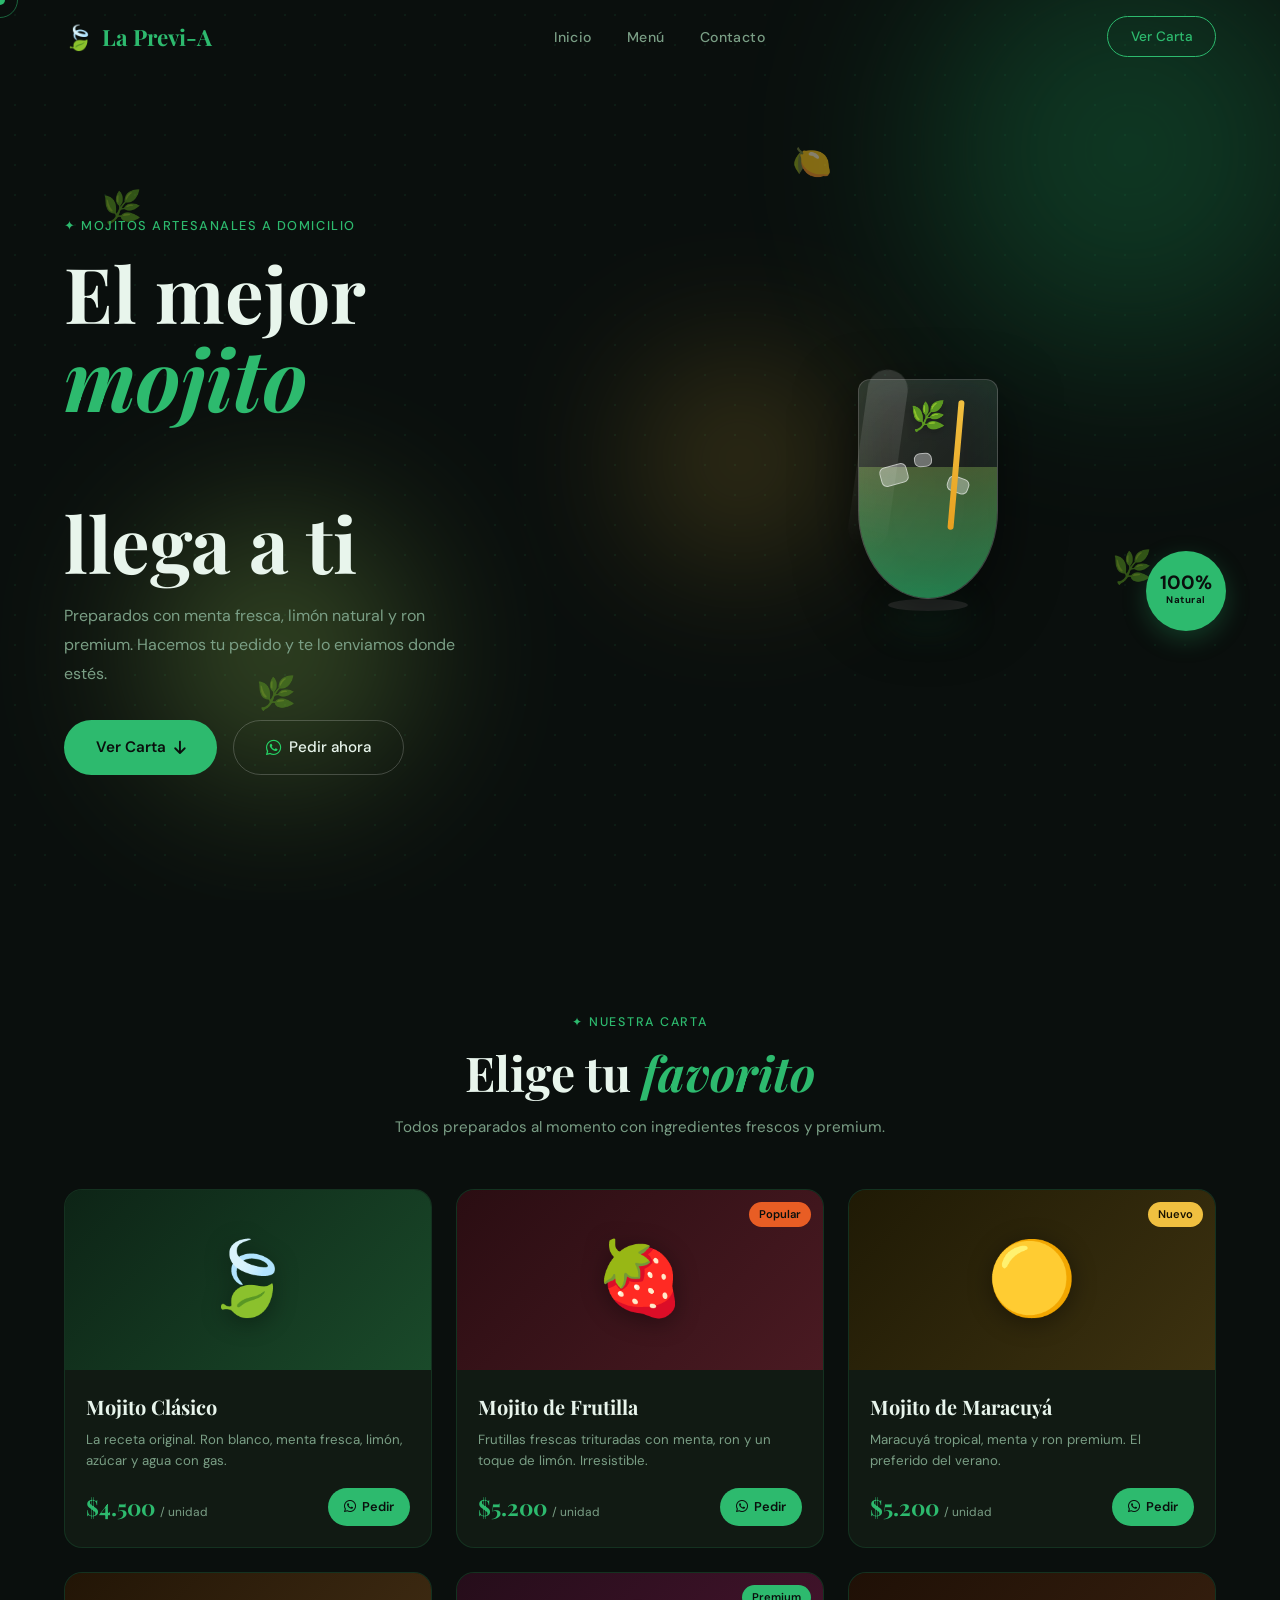
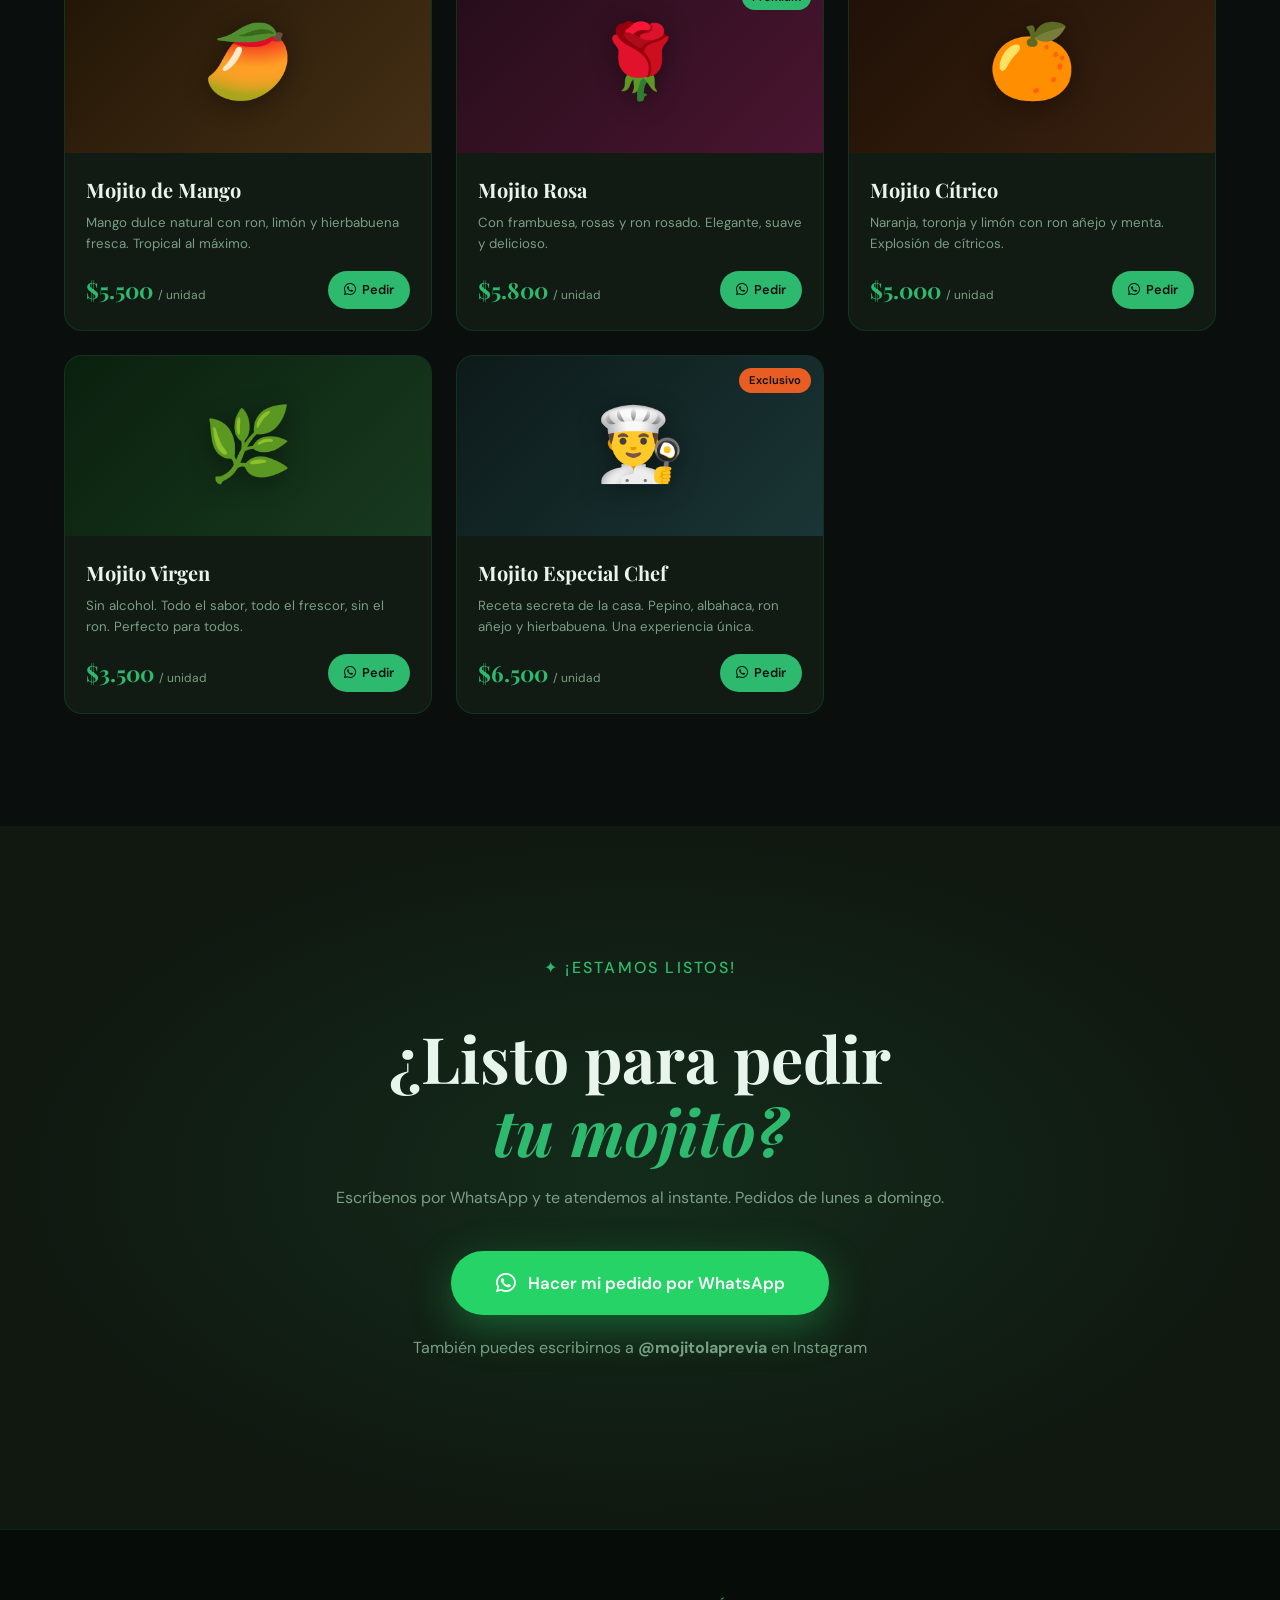
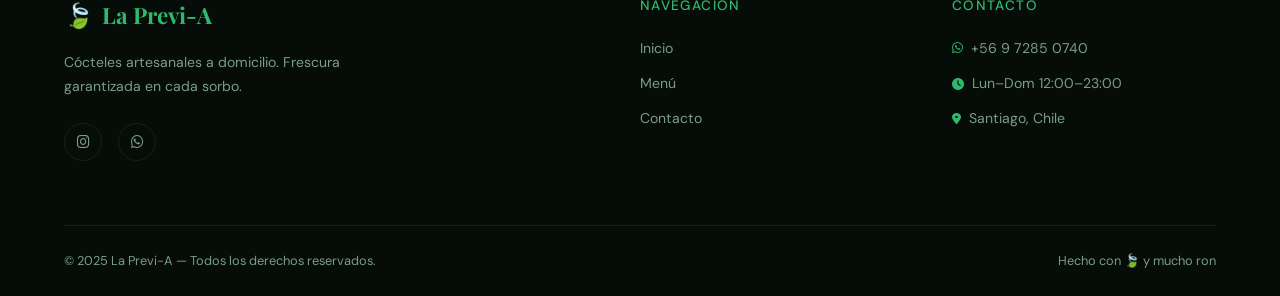
<file: index.html>
<!DOCTYPE html>
<html lang="es">
<head>
  <meta charset="UTF-8" />
  <meta name="viewport" content="width=device-width, initial-scale=1.0" />
  <title>La Previ-A —  mojitos Artesanales</title>
  <link rel="stylesheet" href="estilo.css" />
  <link href="https://fonts.googleapis.com/css2?family=Playfair+Display:ital,wght@0,400;0,700;1,400&family=DM+Sans:wght@300;400;500&display=swap" rel="stylesheet" />
  <link rel="stylesheet" href="https://cdnjs.cloudflare.com/ajax/libs/font-awesome/6.5.0/css/all.min.css" />
</head>
<body>

  <!-- Cursor personalizado -->
  <div class="cursor" id="cursor"></div>
  <div class="cursor-follower" id="cursor-follower"></div>

  <!-- NAV -->
  <nav class="navbar" id="navbar">
    <div class="nav-logo">
      <span class="logo-icon">🍃</span>
      <span class="logo-text">La Previ-A</span>
    </div>
    <ul class="nav-links">
      <li><a href="#inicio">Inicio</a></li>
      <li><a href="#catalogo">Menú</a></li>
      <li><a href="#contacto">Contacto</a></li>
    </ul>
    <a class="nav-cta" href="#catalogo">Ver Carta</a>
    <button class="hamburger" id="hamburger">
      <span></span><span></span><span></span>
    </button>
  </nav>

  <!-- MOBILE MENU -->
  <div class="mobile-menu" id="mobile-menu">
    <ul>
      <li><a href="#inicio" onclick="closeMobile()">Inicio</a></li>
      <li><a href="#catalogo" onclick="closeMobile()">Menú</a></li>
      <li><a href="#contacto" onclick="closeMobile()">Contacto</a></li>
    </ul>
  </div>

  <!-- HERO -->
  <section class="hero" id="inicio">
    <div class="hero-bg">
      <div class="hero-circles">
        <div class="circle c1"></div>
        <div class="circle c2"></div>
        <div class="circle c3"></div>
      </div>
      <div class="floating-leaves">
        <span class="leaf l1">🌿</span>
        <span class="leaf l2">🌿</span>
        <span class="leaf l3">🍋</span>
        <span class="leaf l4">🌿</span>
      </div>
    </div>
    <div class="hero-content">
      <p class="hero-tag fade-up">✦ mojitos artesanales a domicilio</p>
      <h1 class="hero-title fade-up">El mejor<br /><em>mojito</em><br />llega a ti</h1>
      <p class="hero-desc fade-up">Preparados con menta fresca, limón natural y ron premium. Hacemos tu pedido y te lo enviamos donde estés.</p>
      <div class="hero-btns fade-up">
        <a href="#catalogo" class="btn-primary">Ver Carta <i class="fa-solid fa-arrow-down"></i></a>
        <a href="https://wa.me/56972850740?text=Hola!%20quiero%20hacer%20un%20pedido%20de%20mojitos%20🍃" target="_blank" class="btn-wsp">
          <i class="fa-brands fa-whatsapp"></i> Pedir ahora
        </a>
      </div>
    </div>
    <div class="hero-visual fade-up">
      <div class="glass-mockup">
        <div class="glass-body">
          <div class="liquid"></div>
          <div class="ice i1"></div>
          <div class="ice i2"></div>
          <div class="ice i3"></div>
          <div class="straw"></div>
          <div class="mint">🌿</div>
        </div>
        <div class="glass-shine"></div>
        <div class="glass-base"></div>
      </div>
      <div class="hero-badge">
        <span class="badge-num">100%</span>
        <span class="badge-txt">Natural</span>
      </div>
    </div>
  </section>

  <!-- CATALOGO -->
  <section class="catalogo" id="catalogo">
    <div class="section-header">
      <p class="section-tag">✦ Nuestra Carta</p>
      <h2 class="section-title">Elige tu <em>favorito</em></h2>
      <p class="section-sub">Todos preparados al momento con ingredientes frescos y premium.</p>
    </div>

    <div class="cards-grid" id="cards-grid">
      <!-- Cards generadas por JS -->
    </div>
  </section>

  <!-- CTA WASA -->
  <section class="cta-wsp" id="contacto">
    <div class="cta-bg"></div>
    <div class="cta-content">
      <p class="section-tag light">✦ ¡Estamos listos!</p>
      <h2>¿Listo para pedir<br /><em>tu mojito?</em></h2>
      <p>Escríbenos por WhatsApp y te atendemos al instante. Pedidos de lunes a domingo.</p>
      <a href="https://wa.me/56972850740?text=Hola!%20quiero%20hacer%20un%20pedido%20de%20mojitos%20🍃" target="_blank" class="btn-wsp-big">
        <i class="fa-brands fa-whatsapp"></i>
        Hacer mi pedido por WhatsApp
        <span class="pulse-ring"></span>
      </a>
      <p class="cta-note">También puedes escribirnos a <strong>@mojitolaprevia</strong> en Instagram</p>
    </div>
  </section>

  <!-- FOOTER -->
  <footer class="footer">
    <div class="footer-top">
      <div class="footer-brand">
        <div class="nav-logo"><span class="logo-icon">🍃</span><span class="logo-text">La Previ-A</span></div>
        <p>Cócteles artesanales a domicilio. Frescura garantizada en cada sorbo.</p>
        <div class="socials">
          <a href="https://www.instagram.com/mojitolaprevia" target="_blank"><i class="fa-brands fa-instagram"></i></a>
          <a href="https://wa.me/56972850740" target="_blank"><i class="fa-brands fa-whatsapp"></i></a>
        </div>
      </div>
      <div class="footer-links">
        <h4>Navegación</h4>
        <ul>
          <li><a href="#inicio">Inicio</a></li>
          <li><a href="#catalogo">Menú</a></li>
          <li><a href="#contacto">Contacto</a></li>
        </ul>
      </div>
      <div class="footer-links">
        <h4>Contacto</h4>
        <ul>
          <li><i class="fa-brands fa-whatsapp"></i> +56 9 7285 0740</li>
          <li><i class="fa-solid fa-clock"></i> Lun–Dom 12:00–23:00</li>
          <li><i class="fa-solid fa-location-dot"></i> Santiago, Chile</li>
        </ul>
      </div>
    </div>
    <div class="footer-bottom">
      <p>© 2025 La Previ-A — Todos los derechos reservados.</p>
      <p>Hecho con 🍃 y mucho ron</p>
    </div>
  </footer>

  <script src="script.js"></script>
</body>
</html>
</file>
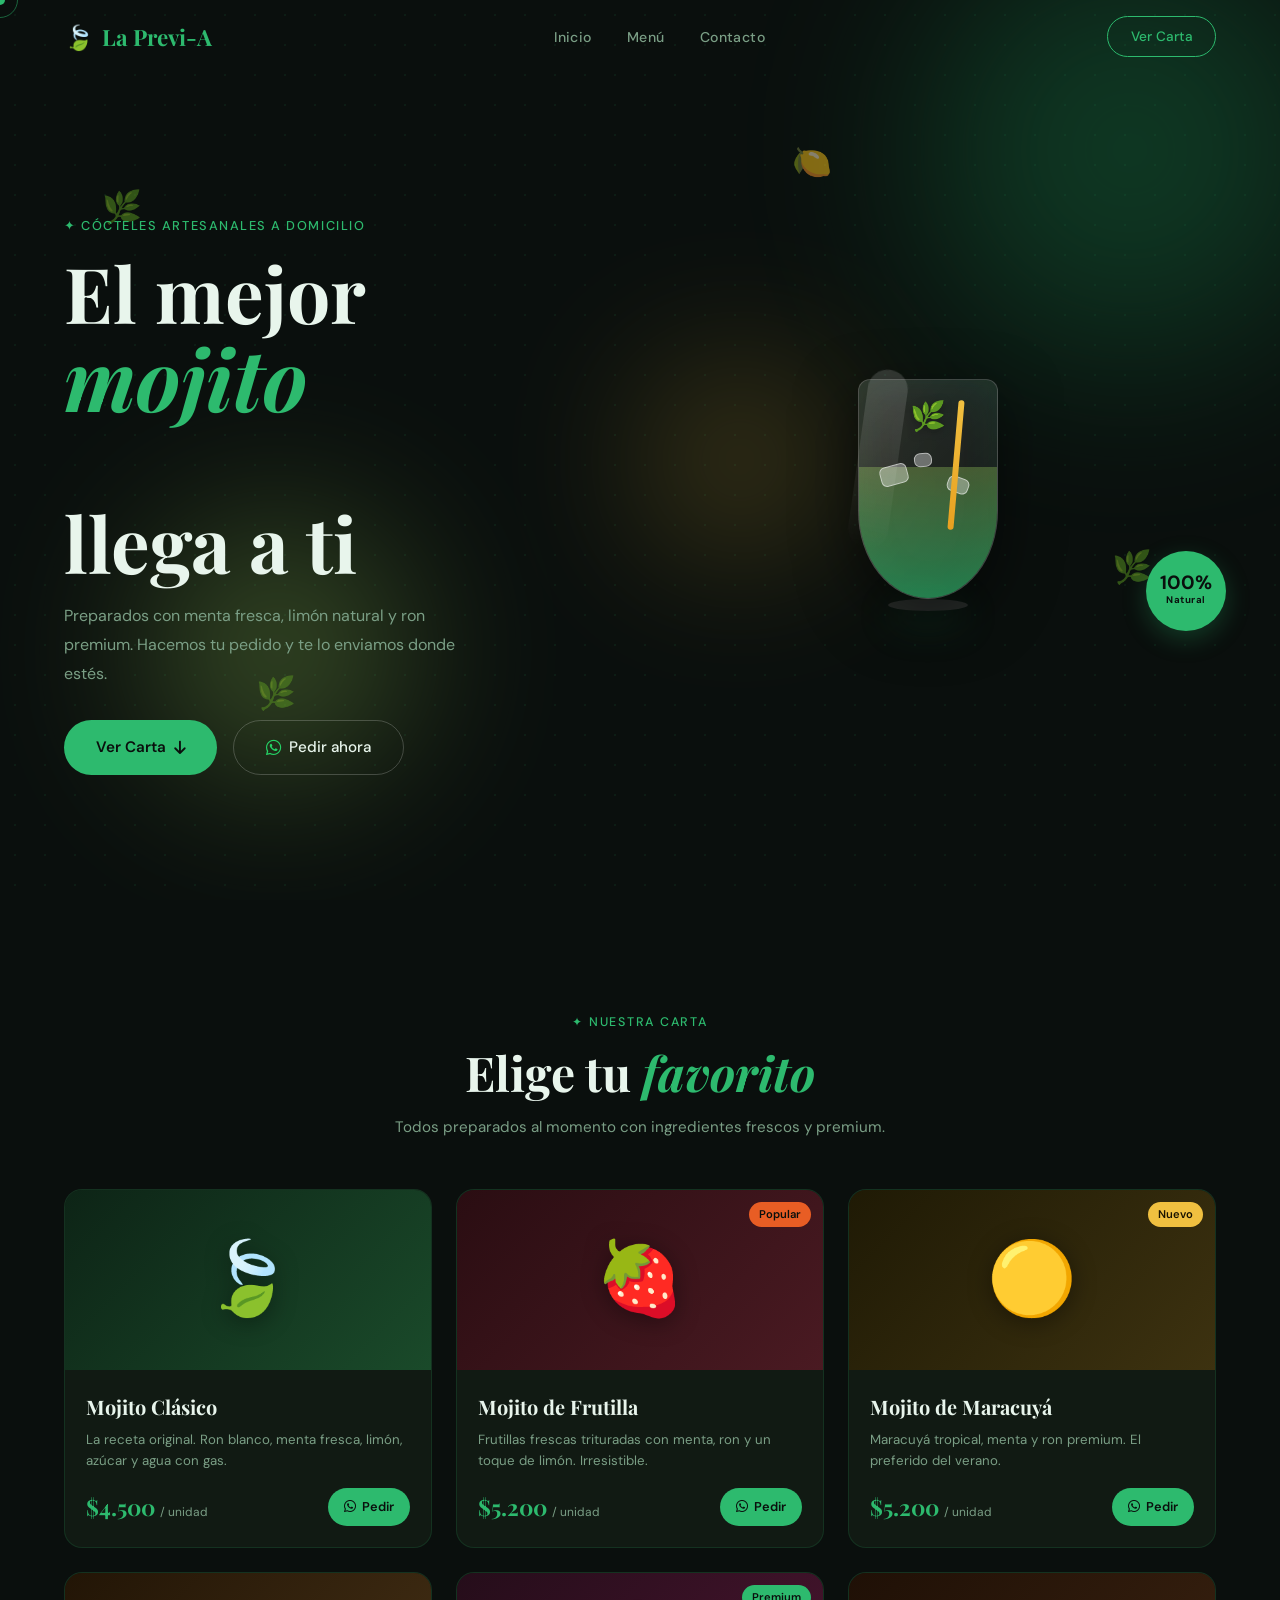
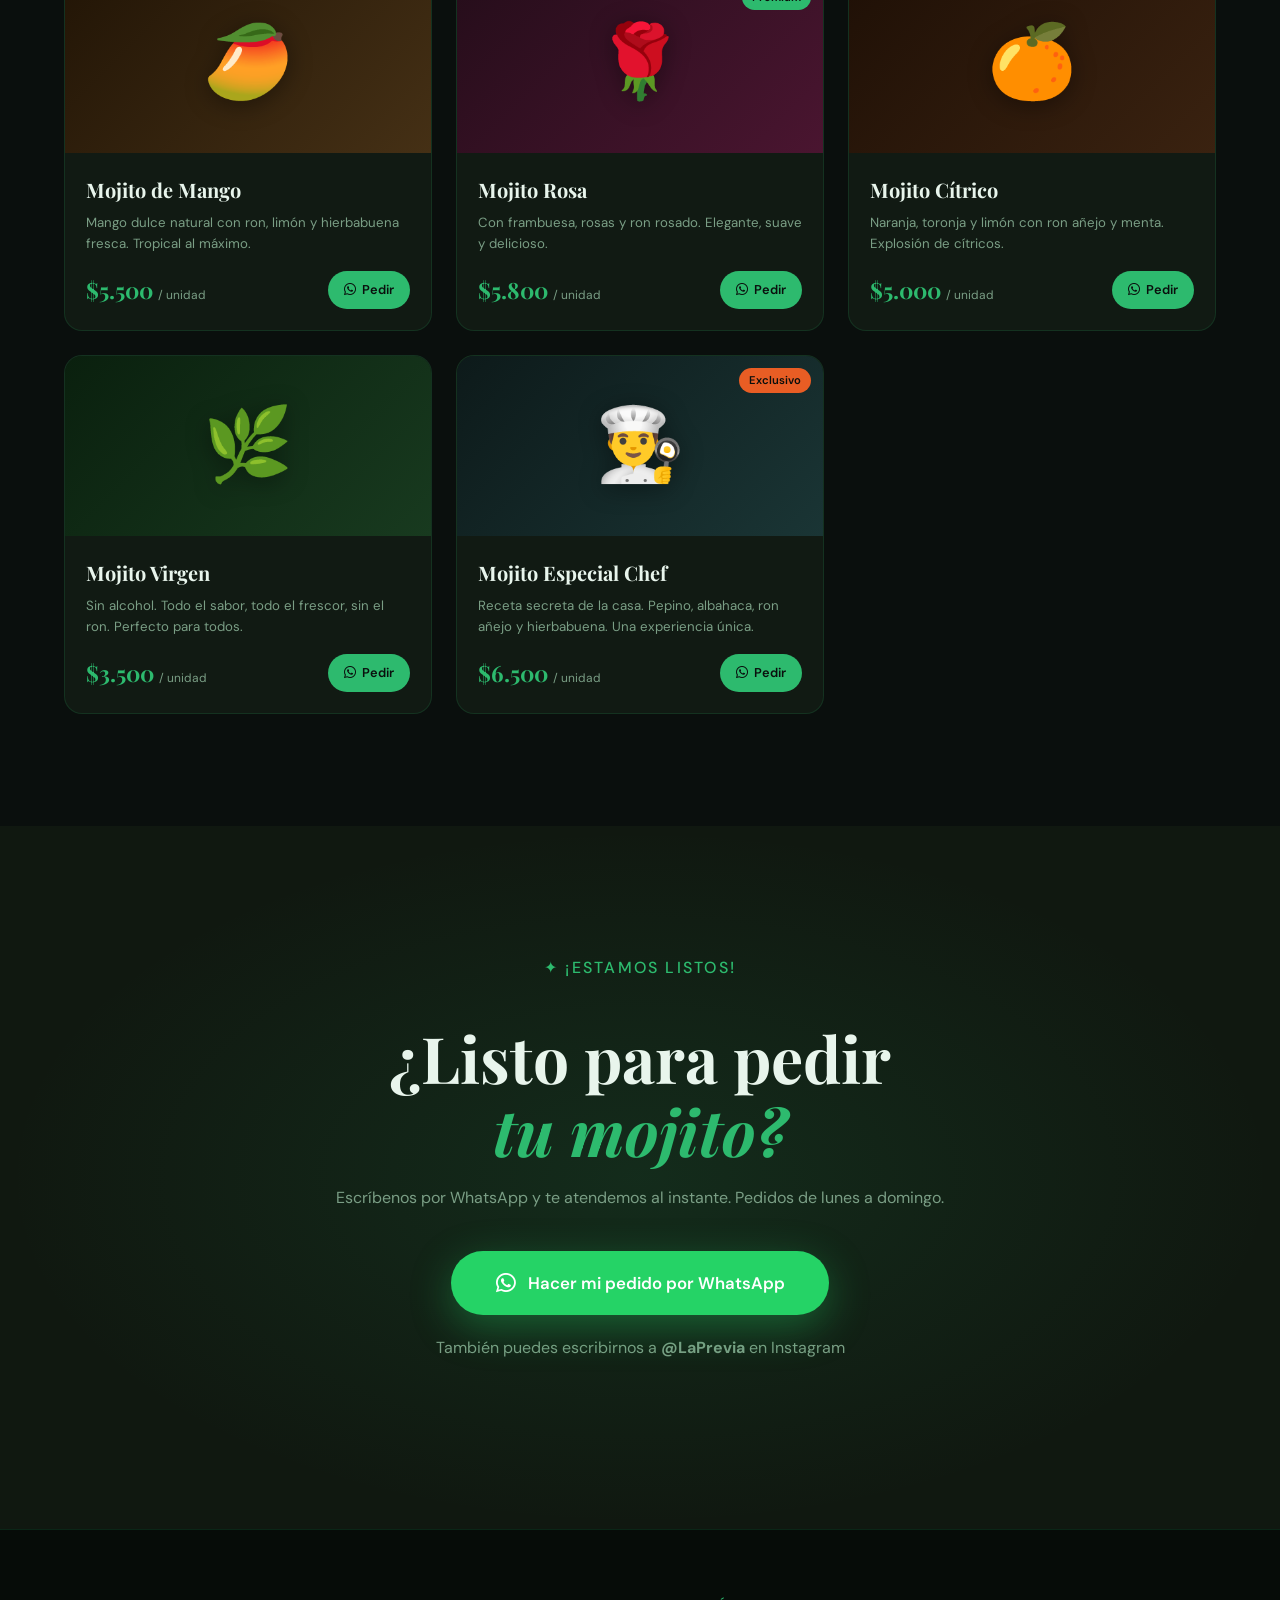
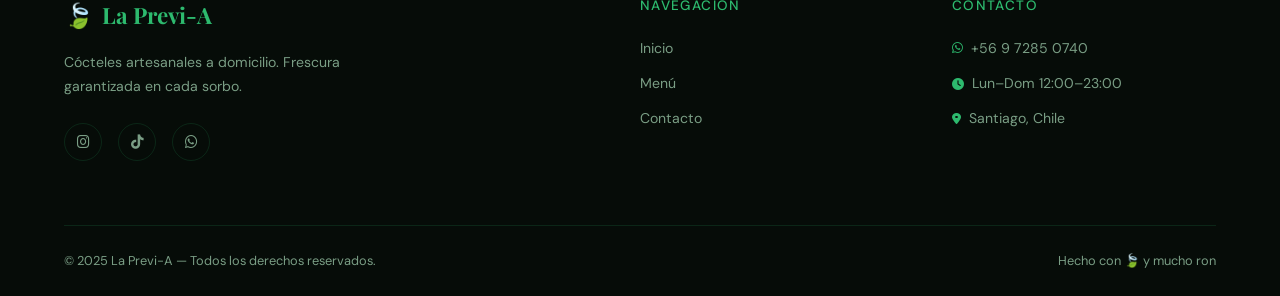
<file: inicio.html>
<!DOCTYPE html>
<html lang="es">
<head>
  <meta charset="UTF-8" />
  <meta name="viewport" content="width=device-width, initial-scale=1.0" />
  <title>La Previ-A — Cócteles Artesanales</title>
  <link rel="stylesheet" href="estilo.css" />
  <link href="https://fonts.googleapis.com/css2?family=Playfair+Display:ital,wght@0,400;0,700;1,400&family=DM+Sans:wght@300;400;500&display=swap" rel="stylesheet" />
  <link rel="stylesheet" href="https://cdnjs.cloudflare.com/ajax/libs/font-awesome/6.5.0/css/all.min.css" />
</head>
<body>

  <!-- Cursor personalizado -->
  <div class="cursor" id="cursor"></div>
  <div class="cursor-follower" id="cursor-follower"></div>

  <!-- NAV -->
  <nav class="navbar" id="navbar">
    <div class="nav-logo">
      <span class="logo-icon">🍃</span>
      <span class="logo-text">La Previ-A</span>
    </div>
    <ul class="nav-links">
      <li><a href="#inicio">Inicio</a></li>
      <li><a href="#catalogo">Menú</a></li>
      <li><a href="#contacto">Contacto</a></li>
    </ul>
    <a class="nav-cta" href="#catalogo">Ver Carta</a>
    <button class="hamburger" id="hamburger">
      <span></span><span></span><span></span>
    </button>
  </nav>

  <!-- MOBILE MENU -->
  <div class="mobile-menu" id="mobile-menu">
    <ul>
      <li><a href="#inicio" onclick="closeMobile()">Inicio</a></li>
      <li><a href="#catalogo" onclick="closeMobile()">Menú</a></li>
      <li><a href="#contacto" onclick="closeMobile()">Contacto</a></li>
    </ul>
  </div>

  <!-- HERO -->
  <section class="hero" id="inicio">
    <div class="hero-bg">
      <div class="hero-circles">
        <div class="circle c1"></div>
        <div class="circle c2"></div>
        <div class="circle c3"></div>
      </div>
      <div class="floating-leaves">
        <span class="leaf l1">🌿</span>
        <span class="leaf l2">🌿</span>
        <span class="leaf l3">🍋</span>
        <span class="leaf l4">🌿</span>
      </div>
    </div>
    <div class="hero-content">
      <p class="hero-tag fade-up">✦ Cócteles artesanales a domicilio</p>
      <h1 class="hero-title fade-up">El mejor<br /><em>mojito</em><br />llega a ti</h1>
      <p class="hero-desc fade-up">Preparados con menta fresca, limón natural y ron premium. Hacemos tu pedido y te lo enviamos donde estés.</p>
      <div class="hero-btns fade-up">
        <a href="#catalogo" class="btn-primary">Ver Carta <i class="fa-solid fa-arrow-down"></i></a>
        <a href="https://wa.me/56972850740?text=Hola!%20quiero%20hacer%20un%20pedido%20de%20mojitos%20🍃" target="_blank" class="btn-wsp">
          <i class="fa-brands fa-whatsapp"></i> Pedir ahora
        </a>
      </div>
    </div>
    <div class="hero-visual fade-up">
      <div class="glass-mockup">
        <div class="glass-body">
          <div class="liquid"></div>
          <div class="ice i1"></div>
          <div class="ice i2"></div>
          <div class="ice i3"></div>
          <div class="straw"></div>
          <div class="mint">🌿</div>
        </div>
        <div class="glass-shine"></div>
        <div class="glass-base"></div>
      </div>
      <div class="hero-badge">
        <span class="badge-num">100%</span>
        <span class="badge-txt">Natural</span>
      </div>
    </div>
  </section>



  <!-- CATALOGO -->
  <section class="catalogo" id="catalogo">
    <div class="section-header">
      <p class="section-tag">✦ Nuestra Carta</p>
      <h2 class="section-title">Elige tu <em>favorito</em></h2>
      <p class="section-sub">Todos preparados al momento con ingredientes frescos y premium.</p>
    </div>

    <!-- FILTROS -->


    <div class="cards-grid" id="cards-grid">
      <!-- Cards generadas por JS -->
    </div>
  </section>




  <!-- CTA WASA -->
  <section class="cta-wsp" id="contacto">
    <div class="cta-bg"></div>
    <div class="cta-content">
      <p class="section-tag light">✦ ¡Estamos listos!</p>
      <h2>¿Listo para pedir<br /><em>tu mojito?</em></h2>
      <p>Escríbenos por WhatsApp y te atendemos al instante. Pedidos de lunes a domingo.</p>
      <a href="https://wa.me/56972850740?text=Hola!%20quiero%20hacer%20un%20pedido%20de%20mojitos%20🍃" target="_blank" class="btn-wsp-big">
        <i class="fa-brands fa-whatsapp"></i>
        Hacer mi pedido por WhatsApp
        <span class="pulse-ring"></span>
      </a>
      <p class="cta-note">También puedes escribirnos a <strong>@LaPrevia</strong> en Instagram</p>
    </div>
  </section>

  <!-- FOOTER -->
  <footer class="footer">
    <div class="footer-top">
      <div class="footer-brand">
        <div class="nav-logo"><span class="logo-icon">🍃</span><span class="logo-text">La Previ-A</span></div>
        <p>Cócteles artesanales a domicilio. Frescura garantizada en cada sorbo.</p>
        <div class="socials">
          <a href="#"><i class="fa-brands fa-instagram"></i></a>
          <a href="#"><i class="fa-brands fa-tiktok"></i></a>
          <a href="https://wa.me/56972850740" target="_blank"><i class="fa-brands fa-whatsapp"></i></a>
        </div>
      </div>
      <div class="footer-links">
        <h4>Navegación</h4>
        <ul>
          <li><a href="#inicio">Inicio</a></li>
          <li><a href="#catalogo">Menú</a></li>
          <li><a href="#contacto">Contacto</a></li>
        </ul>
      </div>
      <div class="footer-links">
        <h4>Contacto</h4>
        <ul>
          <li><i class="fa-brands fa-whatsapp"></i> +56 9 7285 0740</li>
          <li><i class="fa-solid fa-clock"></i> Lun–Dom 12:00–23:00</li>
          <li><i class="fa-solid fa-location-dot"></i> Santiago, Chile</li>
        </ul>
      </div>
    </div>
    <div class="footer-bottom">
      <p>© 2025 La Previ-A — Todos los derechos reservados.</p>
      <p>Hecho con 🍃 y mucho ron</p>
    </div>
  </footer>

  <script src=".js"></script>
</body>
</html>
</file>
<file: estilo.css>
/* ===========================
   VARIABLES & RESET
=========================== */
:root {
  --verde: #2dba6e;
  --verde-dark: #1a9455;
  --verde-glow: rgba(45, 186, 110, 0.25);
  --lima: #a8e063;
  --oro: #f0c040;
  --bg: #0a0f0d;
  --bg2: #101810;
  --bg3: #152014;
  --card: #111a13;
  --card2: #162118;
  --border: rgba(45, 186, 110, 0.15);
  --text: #e8f5ec;
  --text-muted: #7a9e85;
  --font-display: 'Playfair Display', serif;
  --font-body: 'DM Sans', sans-serif;
  --radius: 18px;
  --radius-sm: 10px;
  --shadow: 0 20px 60px rgba(0,0,0,0.6);
  --transition: 0.3s cubic-bezier(0.4, 0, 0.2, 1);
}

*, *::before, *::after { box-sizing: border-box; margin: 0; padding: 0; }

html { scroll-behavior: smooth; }

body {
  background: var(--bg);
  color: var(--text);
  font-family: var(--font-body);
  font-size: 16px;
  line-height: 1.7;
  overflow-x: hidden;
  cursor: none;
}

a { text-decoration: none; color: inherit; }
ul { list-style: none; }
em { font-style: italic; color: var(--verde); }

/* ===========================
   CURSOR
=========================== */
.cursor {
  width: 10px; height: 10px;
  background: var(--verde);
  border-radius: 50%;
  position: fixed; top: 0; left: 0;
  pointer-events: none; z-index: 9999;
  transform: translate(-50%, -50%);
  transition: transform 0.1s;
}
.cursor-follower {
  width: 36px; height: 36px;
  border: 1.5px solid var(--verde);
  border-radius: 50%;
  position: fixed; top: 0; left: 0;
  pointer-events: none; z-index: 9998;
  transform: translate(-50%, -50%);
  transition: transform 0.15s, opacity 0.3s;
  opacity: 0.5;
}

/* ===========================
   NAVBAR
=========================== */
.navbar {
  position: fixed; top: 0; left: 0; right: 0; z-index: 1000;
  display: flex; align-items: center; justify-content: space-between;
  padding: 1rem 5%;
  background: transparent;
  transition: background var(--transition), backdrop-filter var(--transition), box-shadow var(--transition);
}
.navbar.scrolled {
  background: rgba(10, 15, 13, 0.92);
  backdrop-filter: blur(16px);
  box-shadow: 0 1px 0 var(--border);
}

.nav-logo { display: flex; align-items: center; gap: 8px; font-family: var(--font-display); font-size: 1.4rem; font-weight: 700; }
.logo-icon { font-size: 1.5rem; }
.logo-text { color: var(--verde); }

.nav-links { display: flex; gap: 2.2rem; }
.nav-links a {
  font-size: 0.88rem; font-weight: 500; letter-spacing: 0.03em;
  color: var(--text-muted);
  position: relative; padding-bottom: 2px;
  transition: color var(--transition);
}
.nav-links a::after {
  content: ''; position: absolute; left: 0; bottom: 0;
  width: 0; height: 1.5px; background: var(--verde);
  transition: width var(--transition);
}
.nav-links a:hover { color: var(--text); }
.nav-links a:hover::after { width: 100%; }

.nav-cta {
  padding: 0.5rem 1.4rem;
  border: 1.5px solid var(--verde);
  border-radius: 50px;
  font-size: 0.85rem; font-weight: 500;
  color: var(--verde);
  transition: background var(--transition), color var(--transition);
}
.nav-cta:hover { background: var(--verde); color: var(--bg); }

.hamburger { display: none; flex-direction: column; gap: 5px; background: none; border: none; cursor: pointer; padding: 4px; }
.hamburger span { display: block; width: 22px; height: 1.5px; background: var(--text); transition: var(--transition); }

/* ===========================
   MOBILE MENU
=========================== */
.mobile-menu {
  position: fixed; top: 0; left: 0; right: 0; bottom: 0; z-index: 900;
  background: var(--bg);
  display: flex; align-items: center; justify-content: center;
  transform: translateX(100%);
  transition: transform var(--transition);
}
.mobile-menu.open { transform: translateX(0); }
.mobile-menu ul { display: flex; flex-direction: column; gap: 2rem; text-align: center; }
.mobile-menu a { font-family: var(--font-display); font-size: 2rem; color: var(--text); }
.mobile-menu a:hover { color: var(--verde); }

/* ===========================
   BOTONES
=========================== */
.btn-primary {
  display: inline-flex; align-items: center; gap: 8px;
  padding: 0.85rem 2rem;
  background: var(--verde);
  color: var(--bg);
  font-weight: 600; font-size: 0.95rem;
  border-radius: 50px;
  transition: background var(--transition), transform var(--transition), box-shadow var(--transition);
  box-shadow: 0 0 0 0 var(--verde-glow);
}
.btn-primary:hover {
  background: var(--verde-dark);
  transform: translateY(-2px);
  box-shadow: 0 8px 30px var(--verde-glow);
}

.btn-wsp {
  display: inline-flex; align-items: center; gap: 8px;
  padding: 0.85rem 2rem;
  background: transparent;
  border: 1.5px solid rgba(255,255,255,0.2);
  color: var(--text);
  font-weight: 500; font-size: 0.95rem;
  border-radius: 50px;
  transition: border-color var(--transition), background var(--transition);
}
.btn-wsp:hover { border-color: #25d366; background: rgba(37, 211, 102, 0.1); }
.btn-wsp i { color: #25d366; font-size: 1.1rem; }

/* ===========================
   FADE-UP ANIMATION
=========================== */
.fade-up {
  opacity: 0;
  transform: translateY(30px);
  transition: opacity 0.7s ease, transform 0.7s ease;
}
.fade-up.visible { opacity: 1; transform: translateY(0); }
.fade-up:nth-child(1) { transition-delay: 0.1s; }
.fade-up:nth-child(2) { transition-delay: 0.2s; }
.fade-up:nth-child(3) { transition-delay: 0.35s; }
.fade-up:nth-child(4) { transition-delay: 0.5s; }

/* ===========================
   HERO
=========================== */
.hero {
  min-height: 100vh;
  display: grid; grid-template-columns: 1fr 1fr;
  align-items: center;
  padding: 0 5%;
  padding-top: 90px;
  position: relative;
  overflow: hidden;
}

.hero-bg { position: absolute; inset: 0; pointer-events: none; }

.hero-circles .circle {
  position: absolute; border-radius: 50%;
  filter: blur(80px); opacity: 0.4;
}
.c1 { width: 500px; height: 500px; background: radial-gradient(circle, #1a9455, transparent); top: -100px; right: -100px; }
.c2 { width: 300px; height: 300px; background: radial-gradient(circle, #a8e063, transparent); bottom: 100px; left: 10%; opacity: 0.2; }
.c3 { width: 200px; height: 200px; background: radial-gradient(circle, #f0c040, transparent); top: 40%; left: 50%; opacity: 0.15; }

/* Fondo con textura de puntos */
.hero::before {
  content: '';
  position: absolute; inset: 0;
  background-image: radial-gradient(circle, rgba(45,186,110,0.08) 1px, transparent 1px);
  background-size: 30px 30px;
  pointer-events: none;
}

.floating-leaves .leaf {
  position: absolute; font-size: 2rem;
  animation: floatLeaf 6s ease-in-out infinite;
  opacity: 0.5;
}
.l1 { top: 20%; left: 8%; animation-delay: 0s; }
.l2 { top: 60%; right: 10%; animation-delay: 1.5s; }
.l3 { top: 15%; right: 35%; animation-delay: 3s; font-size: 1.4rem; }
.l4 { bottom: 20%; left: 20%; animation-delay: 2s; font-size: 1.6rem; }

@keyframes floatLeaf {
  0%, 100% { transform: translateY(0) rotate(0deg); }
  50% { transform: translateY(-18px) rotate(8deg); }
}

.hero-content { z-index: 1; }

.hero-tag {
  font-size: 0.8rem; letter-spacing: 0.12em; font-weight: 500;
  color: var(--verde); text-transform: uppercase;
  margin-bottom: 1rem;
}

.hero-title {
  font-family: var(--font-display);
  font-size: clamp(3.5rem, 6vw, 5.5rem);
  line-height: 1.05;
  font-weight: 700;
  margin-bottom: 1.2rem;
}
.hero-title em { display: block; font-style: italic; color: var(--verde); font-size: 110%; }

.hero-desc {
  font-size: 1rem; color: var(--text-muted); max-width: 420px;
  margin-bottom: 2rem; line-height: 1.8;
}

.hero-btns { display: flex; gap: 1rem; flex-wrap: wrap; }

/* COPA ANIMADA */
.hero-visual {
  display: flex; justify-content: center; align-items: center;
  position: relative; z-index: 1;
}

.glass-mockup {
  position: relative; width: 180px;
  animation: glassFloat 4s ease-in-out infinite;
}

@keyframes glassFloat {
  0%, 100% { transform: translateY(0); }
  50% { transform: translateY(-18px); }
}

.glass-body {
  width: 140px; height: 220px; margin: 0 auto;
  background: linear-gradient(135deg, rgba(255,255,255,0.12), rgba(255,255,255,0.04));
  border: 1.5px solid rgba(255,255,255,0.18);
  border-radius: 12px 12px 50% 50% / 12px 12px 40% 40%;
  position: relative; overflow: hidden;
  backdrop-filter: blur(6px);
  box-shadow: inset 0 0 40px rgba(45,186,110,0.08), 0 20px 60px rgba(0,0,0,0.5);
}

.liquid {
  position: absolute; bottom: 0; left: 0; right: 0;
  height: 60%; 
  background: linear-gradient(to top, rgba(45,186,110,0.6), rgba(168,224,99,0.3));
  animation: liquidWave 3s ease-in-out infinite;
}
@keyframes liquidWave {
  0%, 100% { height: 60%; }
  50% { height: 58%; }
}

.ice {
  position: absolute;
  background: rgba(255,255,255,0.35);
  border-radius: 6px;
  border: 1px solid rgba(255,255,255,0.5);
}
.i1 { width: 28px; height: 20px; bottom: 52%; left: 15%; transform: rotate(-15deg); }
.i2 { width: 22px; height: 16px; bottom: 48%; right: 20%; transform: rotate(20deg); }
.i3 { width: 18px; height: 14px; bottom: 60%; left: 40%; transform: rotate(-5deg); }

.straw {
  position: absolute; right: 38px; top: 20px;
  width: 6px; height: 130px;
  background: linear-gradient(to bottom, #f0c040, #e8a020);
  border-radius: 3px;
  transform: rotate(5deg);
}

.mint {
  position: absolute; top: 12px; left: 50%;
  transform: translateX(-50%);
  font-size: 1.8rem;
  filter: drop-shadow(0 2px 4px rgba(0,0,0,0.3));
}

.glass-shine {
  position: absolute; top: -10px; left: 20px;
  width: 40px; height: 180px;
  background: linear-gradient(to bottom, rgba(255,255,255,0.15), transparent);
  transform: rotate(8deg); border-radius: 20px;
  pointer-events: none;
}

.glass-base {
  width: 80px; height: 12px; margin: 0 auto;
  background: rgba(255,255,255,0.12);
  border-radius: 50%;
  box-shadow: 0 10px 40px rgba(45,186,110,0.3);
}

.hero-badge {
  position: absolute; bottom: -20px; right: -10px;
  background: var(--verde);
  color: var(--bg);
  border-radius: 50%;
  width: 80px; height: 80px;
  display: flex; flex-direction: column;
  align-items: center; justify-content: center;
  font-weight: 700; box-shadow: 0 8px 24px var(--verde-glow);
  animation: badgePop 2s ease-in-out infinite;
}
@keyframes badgePop {
  0%, 100% { transform: scale(1); }
  50% { transform: scale(1.06); }
}
.badge-num { font-size: 1.2rem; line-height: 1; }
.badge-txt { font-size: 0.6rem; letter-spacing: 0.05em; }

/* ===========================
   STATS BAR
=========================== */
.stats-bar {
  display: flex; align-items: center; justify-content: center;
  gap: 0; padding: 3rem 5%;
  background: var(--bg2);
  border-top: 1px solid var(--border);
  border-bottom: 1px solid var(--border);
}
.stat {
  flex: 1; text-align: center; padding: 1rem 2rem;
}
.stat-num {
  font-family: var(--font-display);
  font-size: 3rem; font-weight: 700;
  color: var(--verde); display: inline;
}
.stat span:last-of-type { font-size: 2rem; color: var(--verde); }
.stat p { font-size: 0.8rem; color: var(--text-muted); letter-spacing: 0.08em; text-transform: uppercase; margin-top: 2px; }
.stat-div { width: 1px; height: 60px; background: var(--border); }

/* ===========================
   CATALOGO
=========================== */
.catalogo { padding: 7rem 5%; background: var(--bg); }

.section-header { text-align: center; margin-bottom: 3rem; }
.section-tag {
  font-size: 0.78rem; letter-spacing: 0.14em; font-weight: 500;
  color: var(--verde); text-transform: uppercase; margin-bottom: 0.7rem;
}
.section-title {
  font-family: var(--font-display);
  font-size: clamp(2rem, 4vw, 3rem);
  font-weight: 700; line-height: 1.2; margin-bottom: 0.8rem;
}
.section-sub { color: var(--text-muted); max-width: 500px; margin: 0 auto; font-size: 0.95rem; }

/* FILTROS */
.filtros {
  display: flex; gap: 0.7rem; justify-content: center;
  flex-wrap: wrap; margin-bottom: 3rem;
}
.filtro-btn {
  padding: 0.5rem 1.4rem;
  border-radius: 50px;
  border: 1.5px solid var(--border);
  background: transparent;
  color: var(--text-muted);
  font-family: var(--font-body);
  font-size: 0.85rem; font-weight: 500;
  cursor: pointer;
  transition: all var(--transition);
}
.filtro-btn.active, .filtro-btn:hover {
  background: var(--verde);
  border-color: var(--verde);
  color: var(--bg);
}

/* CARDS */
.cards-grid {
  display: grid;
  grid-template-columns: repeat(auto-fill, minmax(280px, 1fr));
  gap: 1.5rem;
}

.mojito-card {
  background: var(--card);
  border: 1px solid var(--border);
  border-radius: var(--radius);
  overflow: hidden;
  transition: transform var(--transition), box-shadow var(--transition), border-color var(--transition);
  cursor: pointer;
  position: relative;
}
.mojito-card:hover {
  transform: translateY(-6px);
  box-shadow: 0 20px 50px rgba(45,186,110,0.15);
  border-color: rgba(45,186,110,0.4);
}

.card-emoji-bg {
  height: 180px;
  display: flex; align-items: center; justify-content: center;
  font-size: 4.5rem;
  position: relative;
  overflow: hidden;
}
.card-emoji-bg::before {
  content: '';
  position: absolute; inset: 0;
  background: var(--card-bg, linear-gradient(135deg, #152014, #1a2e1a));
}
.card-emoji { position: relative; z-index: 1; filter: drop-shadow(0 4px 12px rgba(0,0,0,0.4)); }

.card-badge-top {
  position: absolute; top: 12px; right: 12px; z-index: 2;
  padding: 3px 10px;
  border-radius: 50px;
  font-size: 0.7rem; font-weight: 600;
  background: var(--verde); color: var(--bg);
}
.card-badge-top.hot { background: #e85d24; }
.card-badge-top.new { background: var(--oro); color: #1a1400; }

.card-body { padding: 1.3rem; }
.card-name {
  font-family: var(--font-display);
  font-size: 1.25rem; font-weight: 700;
  margin-bottom: 0.3rem;
}
.card-desc { font-size: 0.83rem; color: var(--text-muted); margin-bottom: 1rem; line-height: 1.6; }

.card-footer {
  display: flex; align-items: center; justify-content: space-between;
}
.card-price {
  font-size: 1.4rem; font-weight: 700;
  font-family: var(--font-display); color: var(--verde);
}
.card-price small { font-size: 0.75rem; color: var(--text-muted); font-family: var(--font-body); font-weight: 400; }

.card-btn {
  display: inline-flex; align-items: center; gap: 6px;
  padding: 0.5rem 1rem;
  background: var(--verde);
  color: var(--bg);
  border-radius: 50px;
  font-size: 0.8rem; font-weight: 600;
  border: none; cursor: pointer;
  font-family: var(--font-body);
  transition: background var(--transition), transform var(--transition);
}
.card-btn:hover { background: var(--verde-dark); transform: scale(1.05); }
.card-btn i { font-size: 0.85rem; }

/* ===========================
   NOSOTROS
=========================== */
.nosotros {
  padding: 7rem 5%;
  display: grid; grid-template-columns: 1fr 1fr;
  gap: 5rem; align-items: center;
  background: var(--bg2);
}

.img-frame {
  width: 100%; aspect-ratio: 4/5;
  border-radius: var(--radius);
  border: 1px solid var(--border);
  overflow: hidden; position: relative;
}

.img-placeholder {
  width: 100%; height: 100%;
  background: linear-gradient(135deg, var(--bg3), var(--card2));
  display: flex; flex-direction: column;
  align-items: center; justify-content: center;
  gap: 1rem;
}
.img-placeholder span { font-size: 6rem; filter: drop-shadow(0 8px 24px rgba(45,186,110,0.3)); }
.img-placeholder p { font-family: var(--font-display); font-size: 1.5rem; color: var(--text-muted); }

.nosotros-content .section-title { text-align: left; }
.nosotros-content p { color: var(--text-muted); margin-bottom: 1.8rem; line-height: 1.8; }

.feature-list { margin-bottom: 2rem; display: flex; flex-direction: column; gap: 0.7rem; }
.feature-list li { display: flex; align-items: center; gap: 0.8rem; font-size: 0.9rem; }
.feature-list i { color: var(--verde); font-size: 0.8rem; }

/* ===========================
   TESTIMONIOS
=========================== */
.testimonios {
  padding: 7rem 5%;
  background: var(--bg);
}

.testimonios-grid {
  display: grid; grid-template-columns: repeat(3, 1fr);
  gap: 1.5rem; margin-top: 3rem;
}

.testimonio-card {
  background: var(--card);
  border: 1px solid var(--border);
  border-radius: var(--radius);
  padding: 2rem;
  transition: transform var(--transition);
}
.testimonio-card:hover { transform: translateY(-4px); }
.testimonio-card.featured {
  background: linear-gradient(135deg, var(--bg3), var(--card2));
  border-color: rgba(45,186,110,0.3);
  transform: translateY(-10px);
  box-shadow: 0 20px 50px rgba(45,186,110,0.1);
}

.stars { color: var(--oro); font-size: 1rem; margin-bottom: 1rem; letter-spacing: 2px; }
.testimonio-card p { font-size: 0.9rem; color: var(--text-muted); line-height: 1.7; margin-bottom: 1.5rem; font-style: italic; }

.autor { display: flex; align-items: center; gap: 0.8rem; }
.avatar {
  width: 40px; height: 40px; border-radius: 50%;
  background: var(--verde-dark);
  display: flex; align-items: center; justify-content: center;
  font-weight: 700; color: white; font-size: 0.9rem;
  flex-shrink: 0;
}
.autor strong { display: block; font-size: 0.9rem; }
.autor small { color: var(--text-muted); font-size: 0.78rem; }

/* ===========================
   CTA WHATSAPP
=========================== */
.cta-wsp {
  padding: 8rem 5%;
  text-align: center;
  background: var(--bg2);
  position: relative;
  overflow: hidden;
}

.cta-bg {
  position: absolute; inset: 0;
  background: radial-gradient(ellipse at center, rgba(45,186,110,0.12) 0%, transparent 70%);
  pointer-events: none;
}

.cta-content { position: relative; z-index: 1; }

.section-tag.light { color: var(--verde); }
.cta-content h2 {
  font-family: var(--font-display);
  font-size: clamp(2.5rem, 5vw, 4rem);
  font-weight: 700; margin-bottom: 1rem; line-height: 1.15;
}
.cta-content p { color: var(--text-muted); margin-bottom: 2.5rem; font-size: 1rem; }

.btn-wsp-big {
  display: inline-flex; align-items: center; gap: 12px;
  padding: 1.1rem 2.8rem;
  background: #25d366;
  color: white;
  font-size: 1.05rem; font-weight: 600;
  border-radius: 50px;
  position: relative;
  box-shadow: 0 12px 40px rgba(37,211,102,0.35);
  transition: transform var(--transition), box-shadow var(--transition);
}
.btn-wsp-big i { font-size: 1.4rem; }
.btn-wsp-big:hover {
  transform: translateY(-3px) scale(1.03);
  box-shadow: 0 20px 50px rgba(37,211,102,0.5);
}

.pulse-ring {
  position: absolute; inset: -4px;
  border: 2px solid #25d366;
  border-radius: 50px;
  animation: pulse 2s ease-out infinite;
  opacity: 0;
}
@keyframes pulse {
  0% { transform: scale(1); opacity: 0.7; }
  100% { transform: scale(1.15); opacity: 0; }
}

.cta-note { margin-top: 1.2rem; font-size: 0.85rem; color: var(--text-muted); }

/* ===========================
   FOOTER
=========================== */
.footer {
  background: #060c08;
  border-top: 1px solid var(--border);
  padding: 0 5%;
}

.footer-top {
  display: grid; grid-template-columns: 2fr 1fr 1fr;
  gap: 3rem; padding: 4rem 0;
  border-bottom: 1px solid var(--border);
}

.footer-brand .nav-logo { margin-bottom: 1rem; }
.footer-brand p { font-size: 0.88rem; color: var(--text-muted); line-height: 1.7; max-width: 280px; margin-bottom: 1.5rem; }

.socials { display: flex; gap: 1rem; }
.socials a {
  width: 38px; height: 38px;
  border-radius: 50%;
  border: 1px solid var(--border);
  display: flex; align-items: center; justify-content: center;
  color: var(--text-muted); font-size: 0.9rem;
  transition: all var(--transition);
}
.socials a:hover { border-color: var(--verde); color: var(--verde); }

.footer-links h4 { font-size: 0.85rem; letter-spacing: 0.1em; text-transform: uppercase; color: var(--verde); margin-bottom: 1.2rem; font-weight: 500; }
.footer-links ul { display: flex; flex-direction: column; gap: 0.7rem; }
.footer-links li, .footser-links a { font-size: 0.88rem; color: var(--text-muted); display: flex; align-items: center; gap: 0.5rem; transition: color var(--transition); }
.footer-links a:hover { color: var(--text); }
.footer-links i { font-size: 0.75rem; color: var(--verde); }

.footer-bottom {
  display: flex; align-items: center; justify-content: space-between;
  padding: 1.5rem 0;
  font-size: 0.8rem; color: var(--text-muted);
}

/* ===========================
   RESPONSIVE
=========================== */
@media (max-width: 900px) {
  .hero { grid-template-columns: 1fr; text-align: center; gap: 3rem; padding-top: 100px; }
  .hero-desc { margin: 0 auto 2rem; }
  .hero-btns { justify-content: center; }
  .hero-visual { order: -1; }
  .nav-links, .nav-cta { display: none; }
  .hamburger { display: flex; }
  .nosotros { grid-template-columns: 1fr; gap: 2.5rem; }
  .nosotros-img { max-height: 300px; overflow: hidden; }
  .testimonios-grid { grid-template-columns: 1fr; }
  .testimonio-card.featured { transform: none; }
  .footer-top { grid-template-columns: 1fr 1fr; }
  .footer-brand { grid-column: 1 / -1; }
}

@media (max-width: 600px) {
  .stats-bar { flex-wrap: wrap; gap: 1.5rem; }
  .stat-div { display: none; }
  .footer-top { grid-template-columns: 1fr; }
  .footer-bottom { flex-direction: column; gap: 0.5rem; text-align: center; }
  .hero-title { font-size: 3rem; }
  .cta-content h2 { font-size: 2.2rem; }
}
</file>
